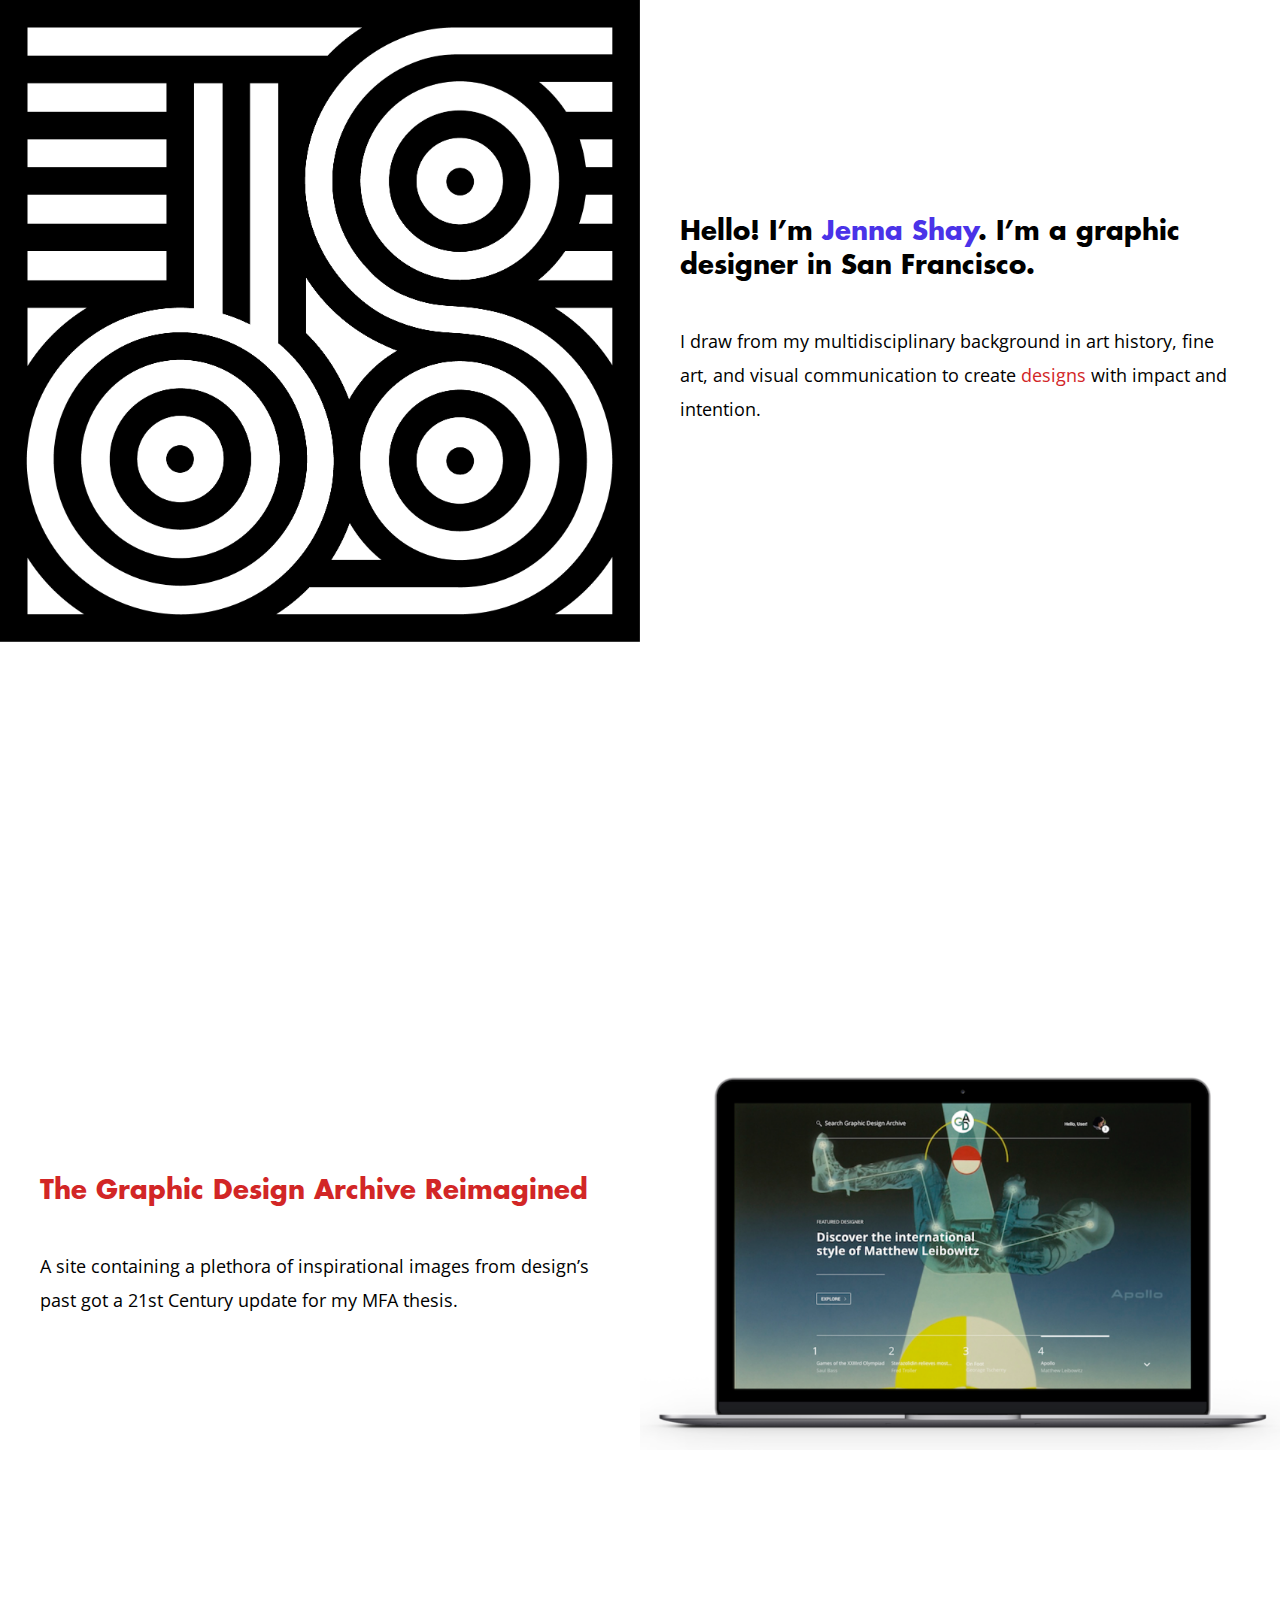
<file: index.html>
<html>
  <head>
    <title>Jenna Shay</title>
    <meta name="viewport" content="width=device-width, initial-scale=1.0" />
    <link rel="shortcut icon" type="image/jpg" href="/favicon.ico" />
    <link rel="preconnect" href="https://fonts.gstatic.com" />
    <link href="https://fonts.googleapis.com/css2?family=Open+Sans&display=swap" rel="stylesheet" />
    <link href="/style.css" rel="stylesheet" />
  </head>
  <body>
    <div class="intro row">
      <div class="column logo-container"><img class="image" src="logo.png" /></div>
      <div class="column center">
        <div class="block">
          <div class="header">
            Hello! I’m <a href="/contact" class="link purple">Jenna Shay</a>. I’m a graphic designer
            in San Francisco.
          </div>
          <div class="subheader">
            I draw from my multidisciplinary background in art history, fine art, and visual
            communication to create <span class="red link designs-link">designs</span> with impact
            and intention.
          </div>
        </div>
      </div>
    </div>

    <div id="designs" class="row">
      <div class="column center">
        <div class="block">
          <a href="gda/" class="link red header">The Graphic Design Archive Reimagined</a>
          <div class="subheader">
            A site containing a plethora of inspirational images from design’s past got a 21st
            Century update for my MFA thesis.
          </div>
        </div>
      </div>
      <div class="column center logo-container">
        <a href="gda/"><img class="image" src="assets/archive-image.png" /></a>
      </div>
    </div>

    <script>
      const designLink = document.querySelector(".designs-link");
      const designSection = document.getElementById("designs");
      designLink.addEventListener("click", () => {
        designSection.scrollIntoView({
          block: "start",
          behavior: "smooth",
        });
      });
    </script>
  </body>
</html>
</file>
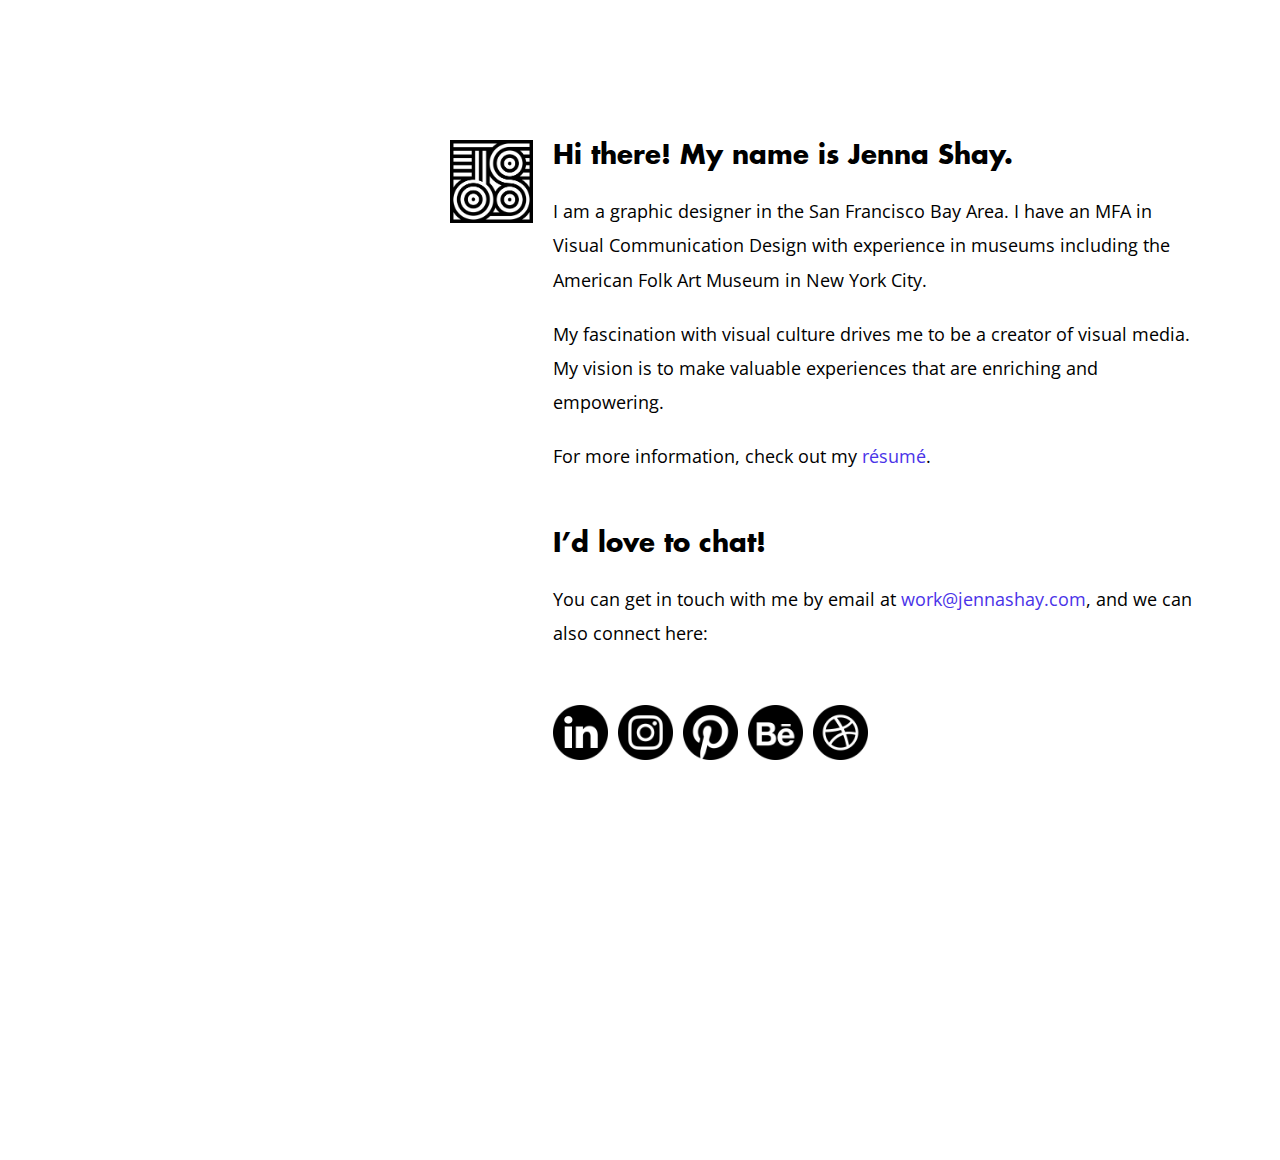
<file: contact/index.html>
<html>
  <head>
    <title>Jenna Shay</title>
    <meta name="viewport" content="width=device-width, initial-scale=1.0" />
    <link rel="shortcut icon" type="image/jpg" href="/favicon.ico" />
    <link rel="preconnect" href="https://fonts.gstatic.com" />
    <link href="https://fonts.googleapis.com/css2?family=Open+Sans&display=swap" rel="stylesheet" />
    <link href="/style.css" rel="stylesheet" />
    <style>
      body {
        margin: 140px 80px;
      }
      .header {
        margin-top: 0px;
      }
      .logo-link {
        display: flex;
        flex-direction: row-reverse;
        margin-right: 20px;
        width: 100%;
      }
      .logo {
        height: 83px;
        width: 83px;
      }
      .socials {
        display: flex;
        flex-direction: row;
      }
      .socials-logo {
        width: 55px;
        height: 55px;
        margin-right: 10px;
      }
      .socials-logo img {
        height: 100%;
        width: auto;
      }
      @media only screen and (max-width: 720px) {
        body {
          margin: 40px;
        }
        .row > * {
          flex-basis: auto;
        }
        .logo-link {
          flex-direction: row;
          margin-bottom: 40px;
        }
        .text-content {
          margin-top: 20px;
        }
      }
      @media only screen and (max-width: 570px) {
        body {
          margin: 20px;
        }
        .logo-link {
          flex-direction: row;
        }
        .socials {
          justify-content: space-between;
        }
        .socials-logo {
          margin-right: 0px;
        }
      }
    </style>
  </head>
  <body>
    <div class="row">
      <div class="logo-link">
        <a href="/"><img class="logo" src="/logo.png" /></a>
      </div>
      <div>
        <div class="header margin-bottom">Hi there! My name is Jenna Shay.</div>
        <div class="margin-bottom">
          I am a graphic designer in the San Francisco Bay Area. I have an MFA in Visual
          Communication Design with experience in museums including the American Folk Art Museum in
          New York City.
        </div>
        <div class="margin-bottom">
          My fascination with visual culture drives me to be a creator of visual media. My vision is
          to make valuable experiences that are enriching and empowering.
        </div>
        <div class="margin-bottom">
          For more information, check out my
          <a href="/JennaShay_Resume.pdf" class="link purple">résumé</a>.
        </div>
        <br />
        <div class="header margin-bottom">I’d love to chat!</div>

        <div class="margin-bottom">
          You can get in touch with me by email at
          <a href="mailto:work@jennashay.com" class="link purple">work@jennashay.com</a>, and we can
          also connect here:
        </div>
        <br />

        <div class="socials">
          <a target="_blank" class="socials-logo" href="https://linkedin.com/in/jenna-shay"
            ><img src="/assets/social/linkedin.png"
          /></a>
          <a target="_blank" class="socials-logo" href="https://instagram.com/jennaportershay"
            ><img src="/assets/social/instagram.png"
          /></a>
          <a target="_blank" class="socials-logo" href="https://pinterest.com/jenna127"
            ><img src="/assets/social/pinterest.png"
          /></a>
          <a target="_blank" class="socials-logo" href="https://behance.net/jennashay"
            ><img src="/assets/social/behance.png"
          /></a>
          <a target="_blank" class="socials-logo" href="https://dribbble.com/JennaShay"
            ><img src="/assets/social/dribble.png"
          /></a>
        </div>
      </div>
    </div>
  </body>
</html>
</file>
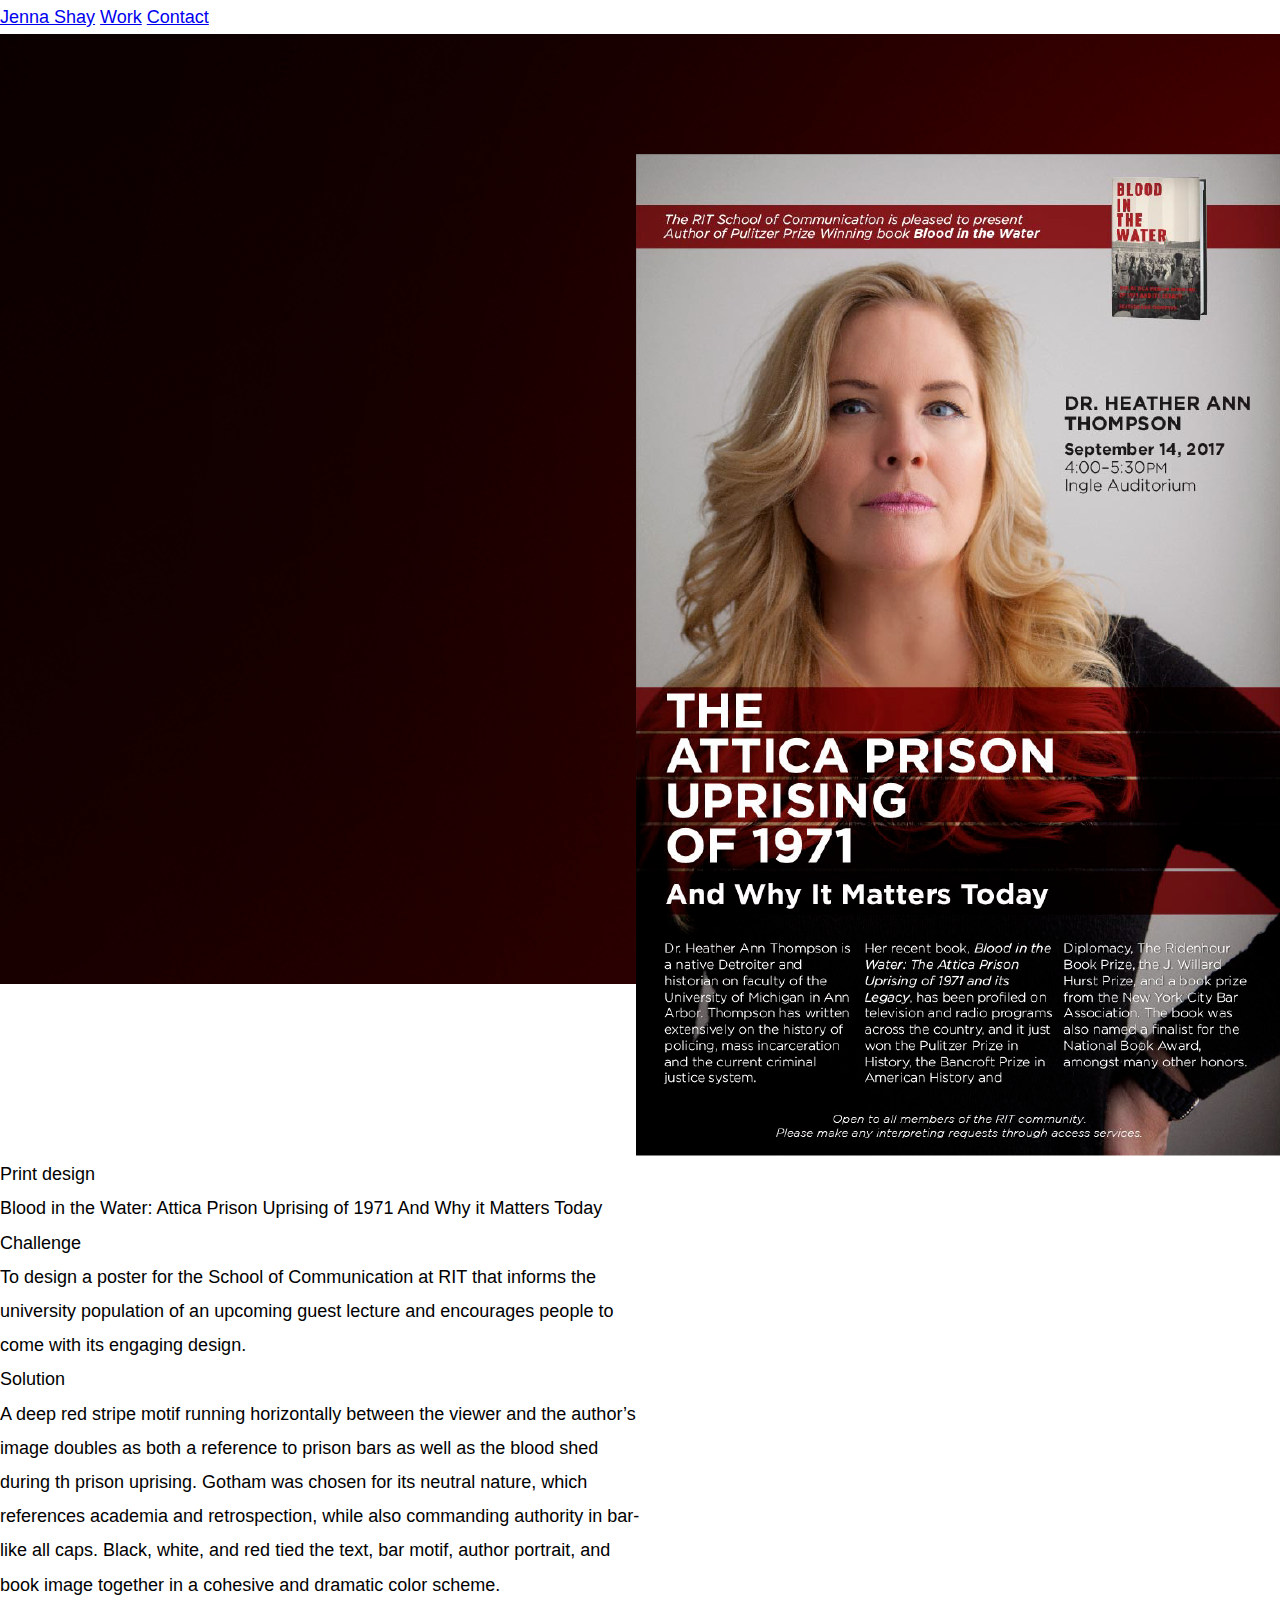
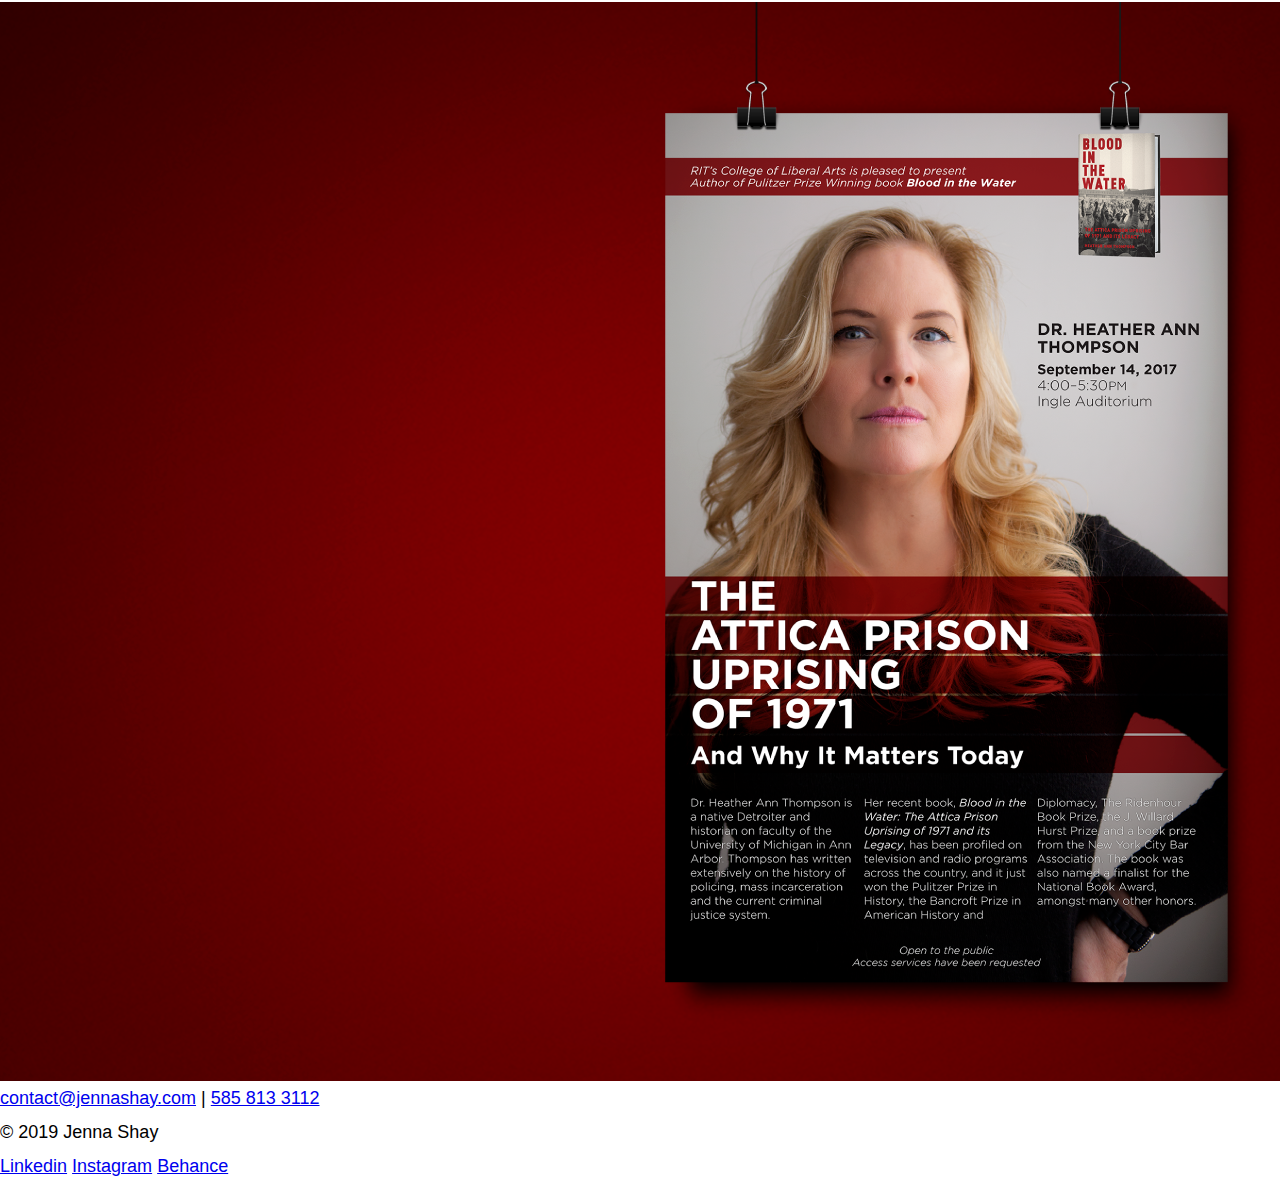
<file: poster/index.html>
<html>
  <head>
    <meta name="viewport" content="width=device-width, initial-scale=1.0">
    <link href="../style.css" rel="stylesheet"></link>
  </head>
  <body id="home">
    <header>
      <div class="max-width">
        <span class="sm-column">
          <a class="content m5" href="/">Jenna Shay</a>
        </span>
        <span class="sm-column">
          <span class="sm-column"><a class="m5" href="/index.html#projects">Work</a></span>
          <span class="sm-column"><a class="m5" href="/contact.html">Contact</a></span>
        </span>
      </div>
    </header>

    <!-- HERO IMAGE -->
    <img class="hero-image fade-in" src="hero-header.png" />

    <!-- ROW CONTENT -->
    <div class="max-width ">
      <div class="content text-content">

        <!-- LEFT COLUMN -->
        <div class="column">

          <div class="m5 bold larger">Print design</div>
          <div class="m5 italics larger mb20">Blood in the Water: Attica Prison Uprising of 1971 And Why it Matters Today</div>
        </div>

        <!-- RIGHT COLUMN -->
        <div class="column">

          <div class="m5 bold">Challenge</div>
          <div class="m5 mb20">
            To design a poster for the School of Communication at RIT that informs the university population of an upcoming guest lecture and encourages people to come with its engaging design.
          </div>

          <div class="m5 bold">Solution</div>
          <div class="m5 mb20">
            A deep red stripe motif running horizontally between the viewer and the author’s image doubles as both a reference to prison bars as well as the blood shed during th prison uprising. Gotham was chosen for its neutral nature, which references academia and retrospection, while also commanding authority in bar-like all caps. Black, white, and red tied the text, bar motif, author portrait, and book image together in a cohesive and dramatic color scheme.
          </div>
        </div>
      </div>
    </div>

    <img class="project" src="detailed.png" />

    <footer>
      <div class="max-width">
        <div class="column mb20">
          <div class="content m5">
            <a href="mailto:contact@jennashay.com" target="_blank">contact@jennashay.com</a> | <a href="tel:585 813 3112">585 813 3112</a>
            <br />© 2019 Jenna Shay</div>
        </div>
        <div class="column">
          <div class="socials">
            <a class="social" href="https://www.linkedin.com/in/jenna-shay/" target="_blank">Linkedin</a>
            <a class="social" href="https://www.instagram.com/groovyjenna2000/" target="_blank">Instagram</a>
            <a class="social" href="https://www.behance.net/jennashay" target="_blank">Behance</a>
          </div>
        </div>
      </div>
    </footer>
  </body>
</html>
</file>
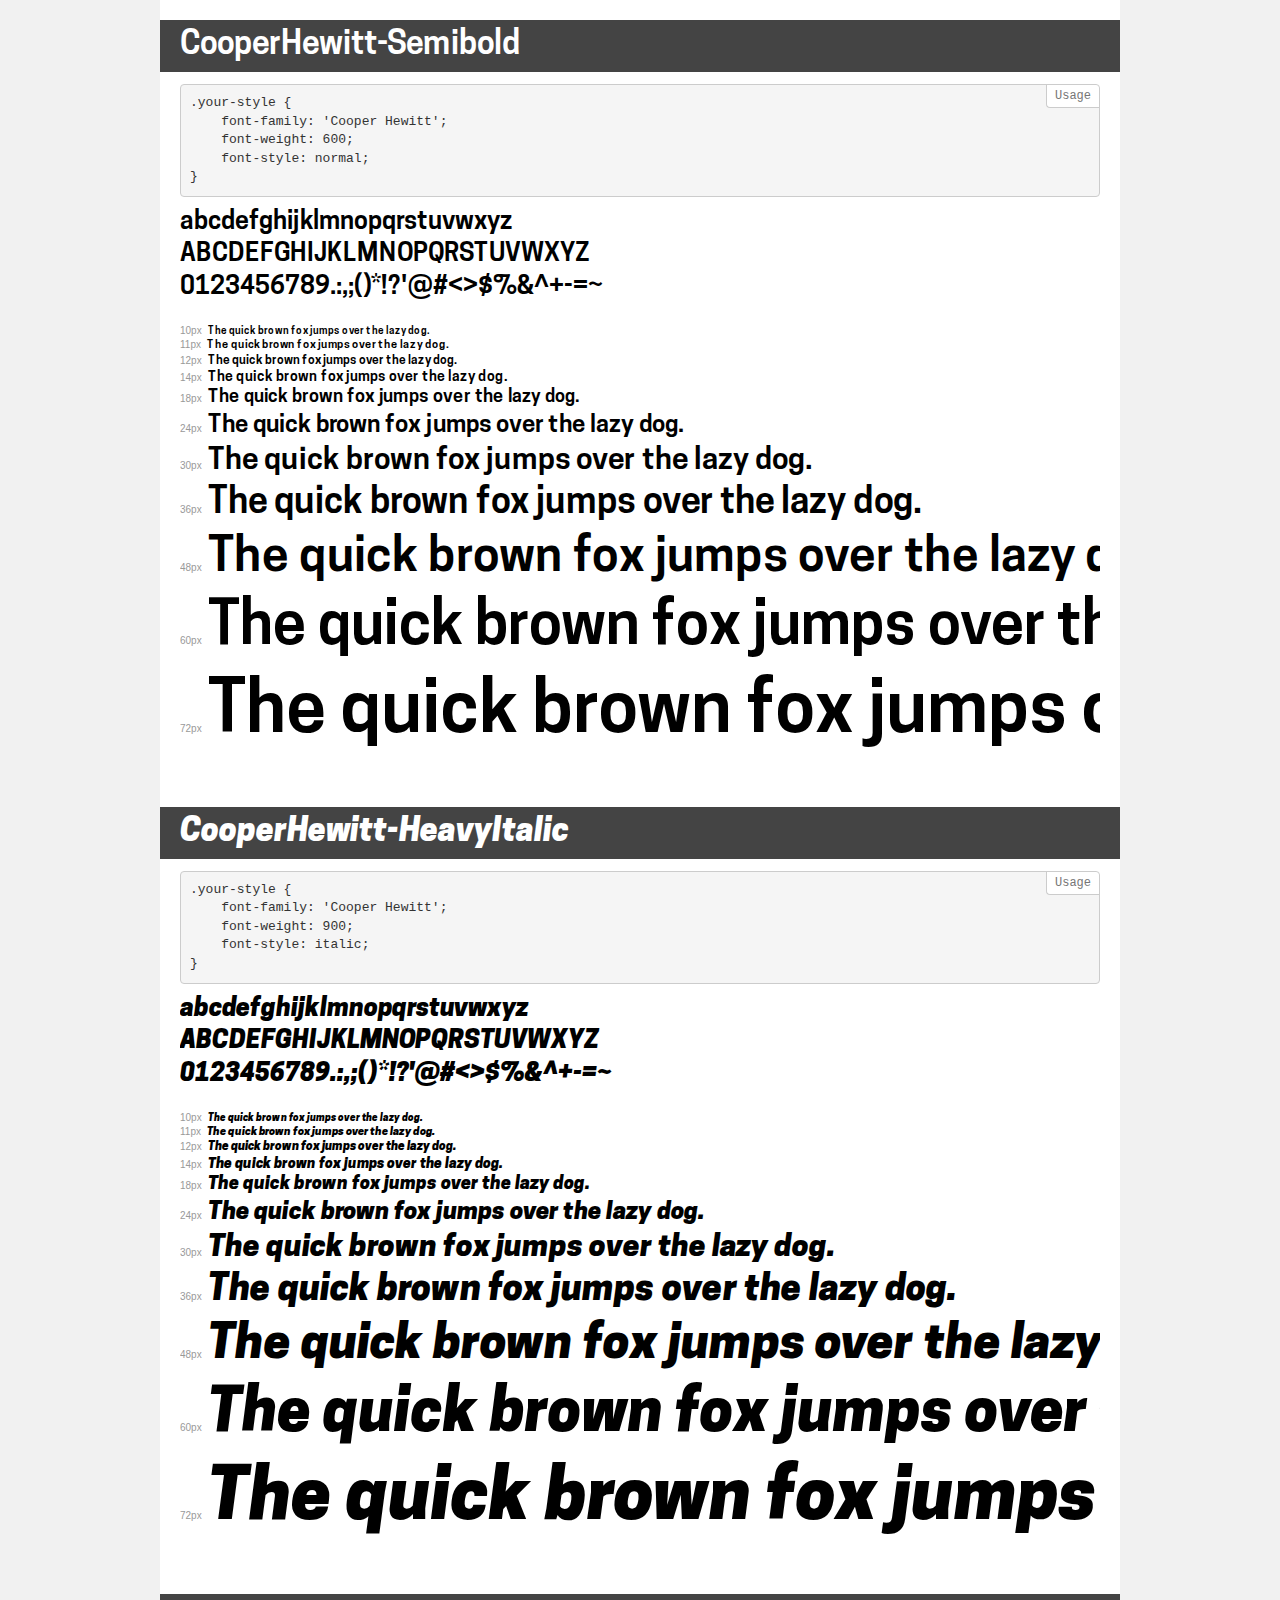
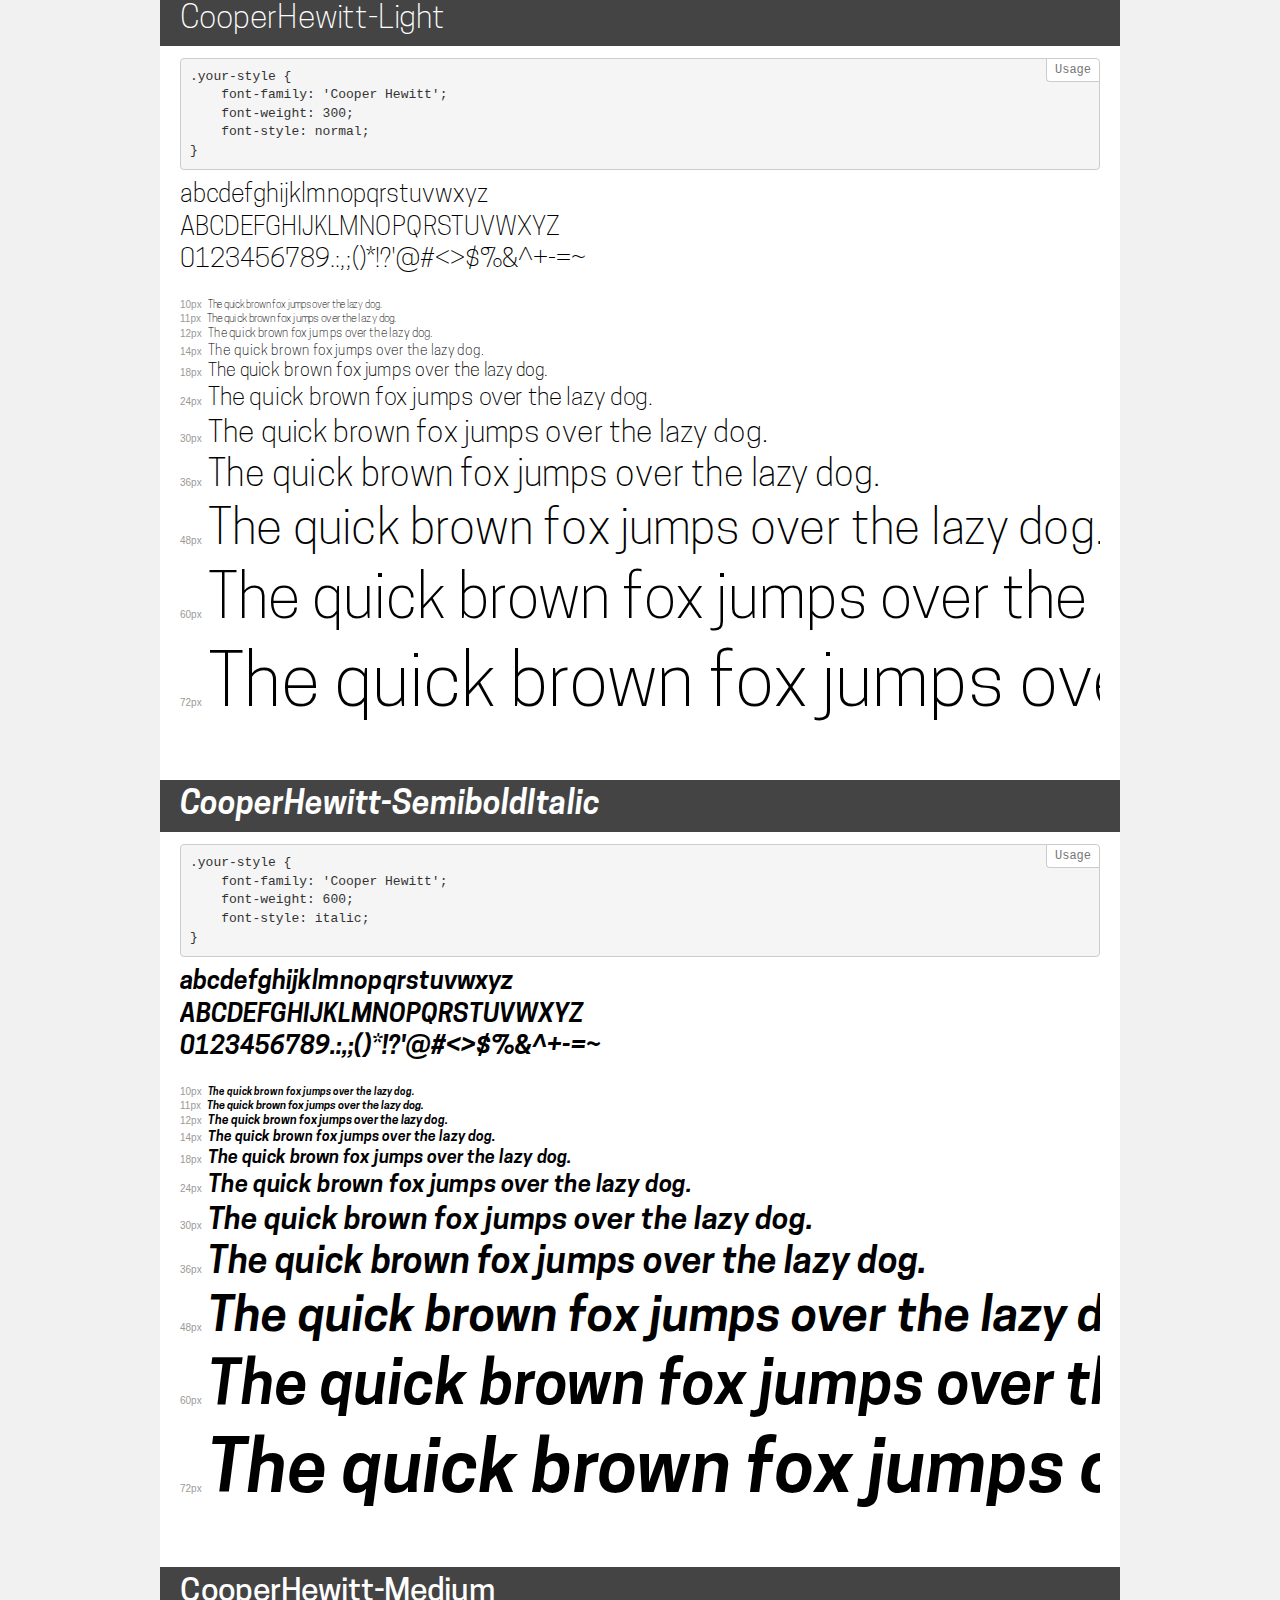
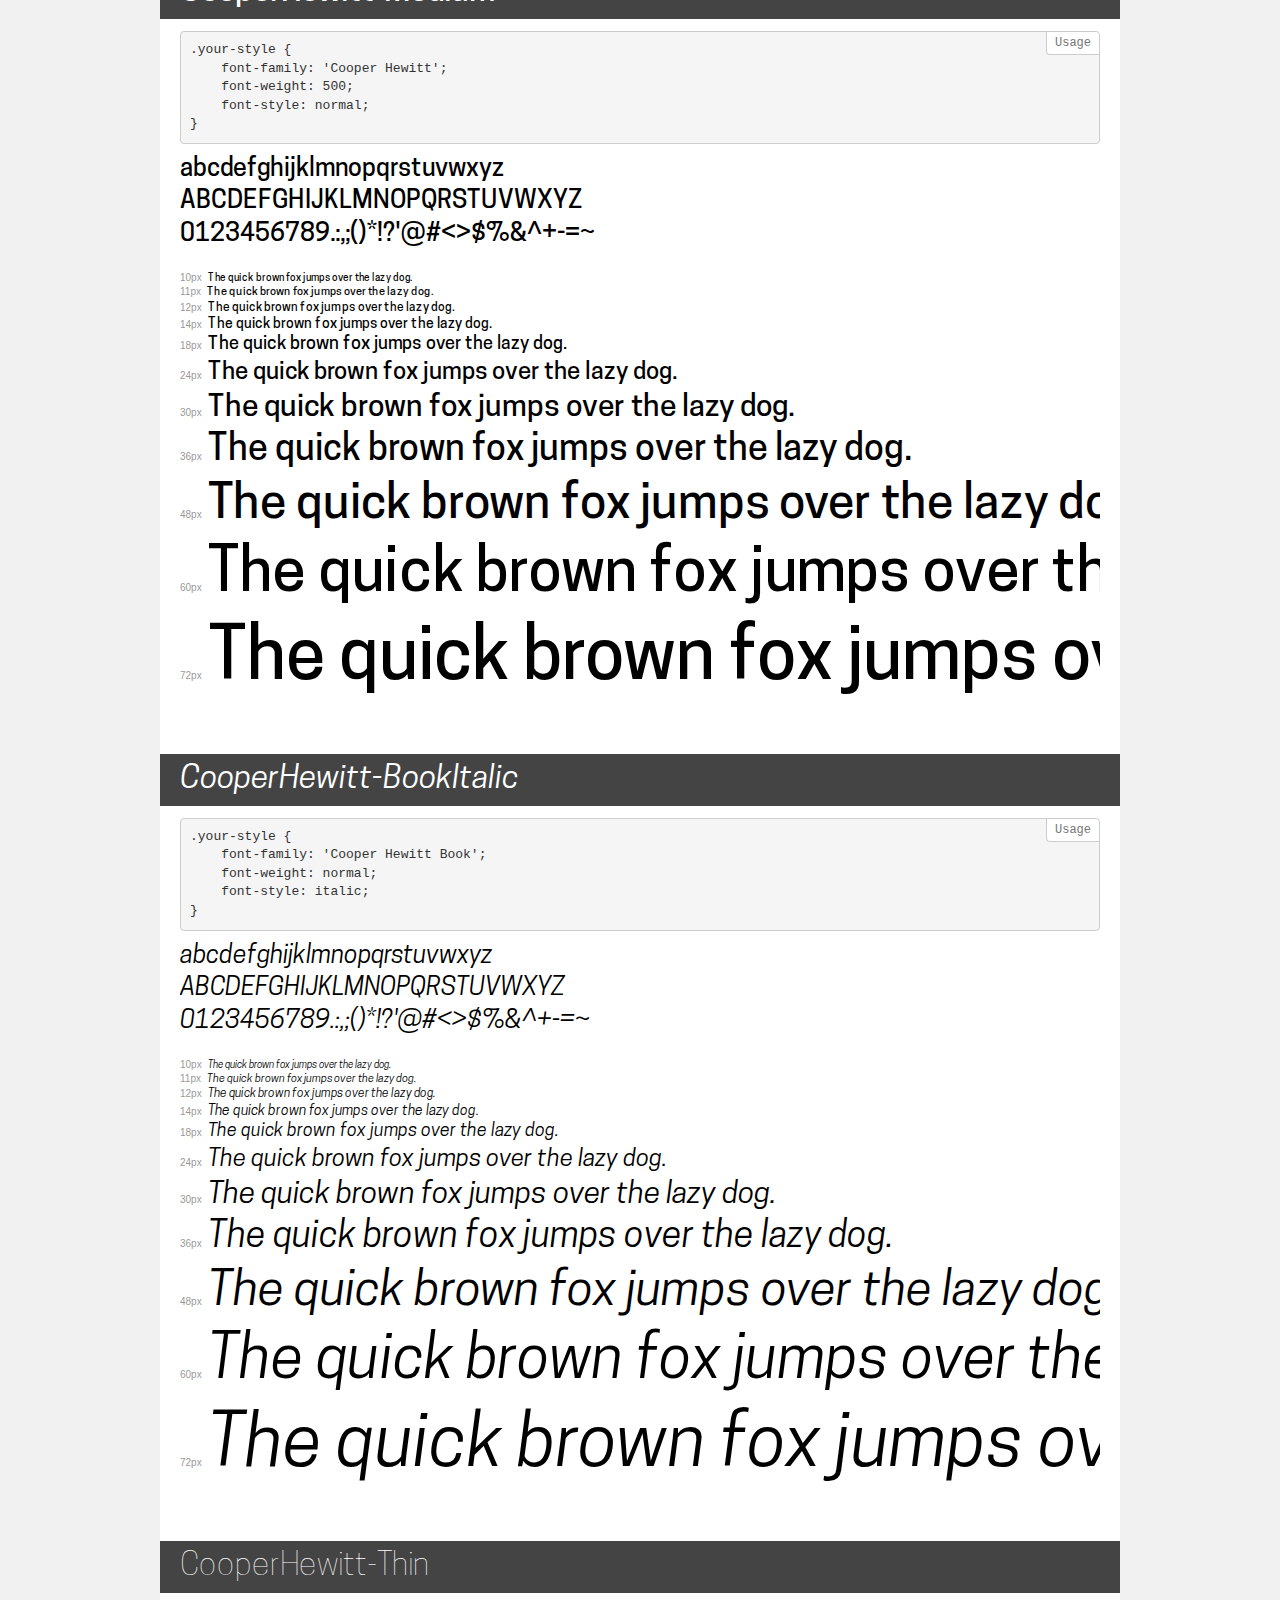
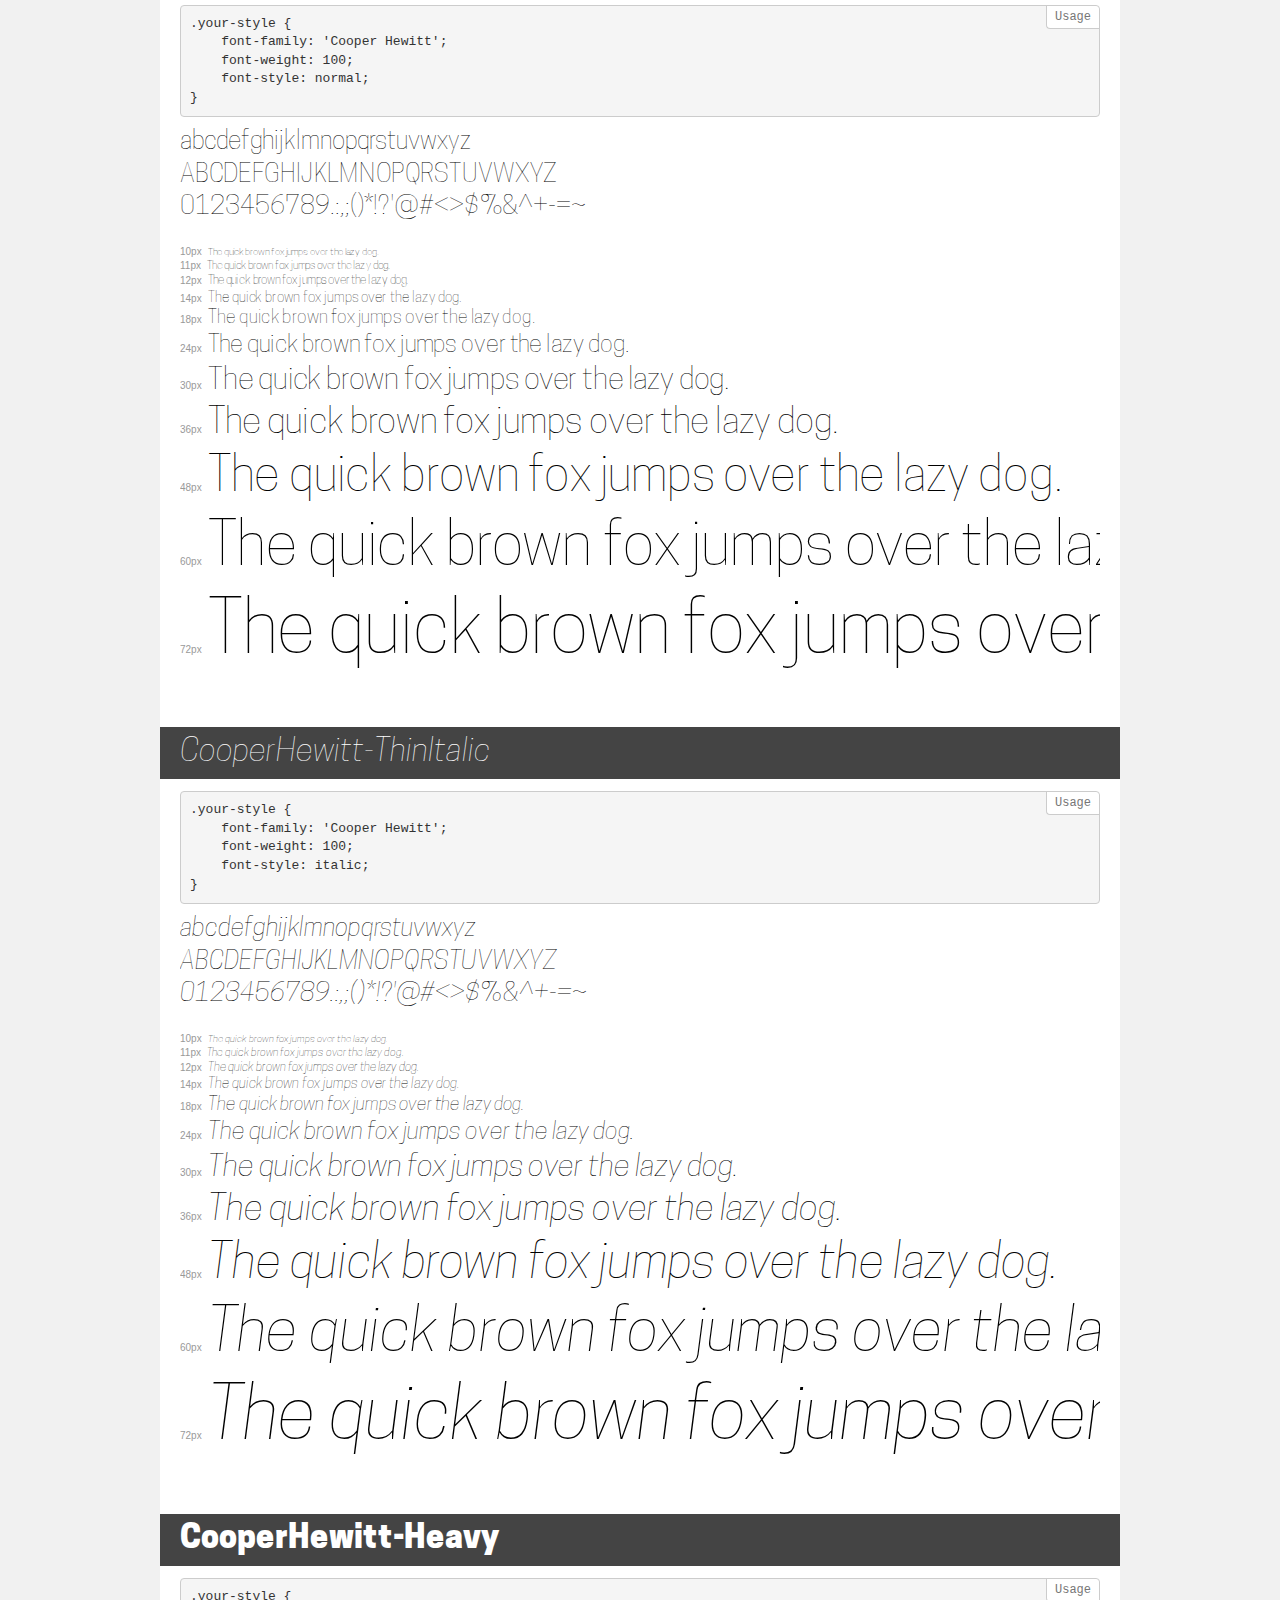
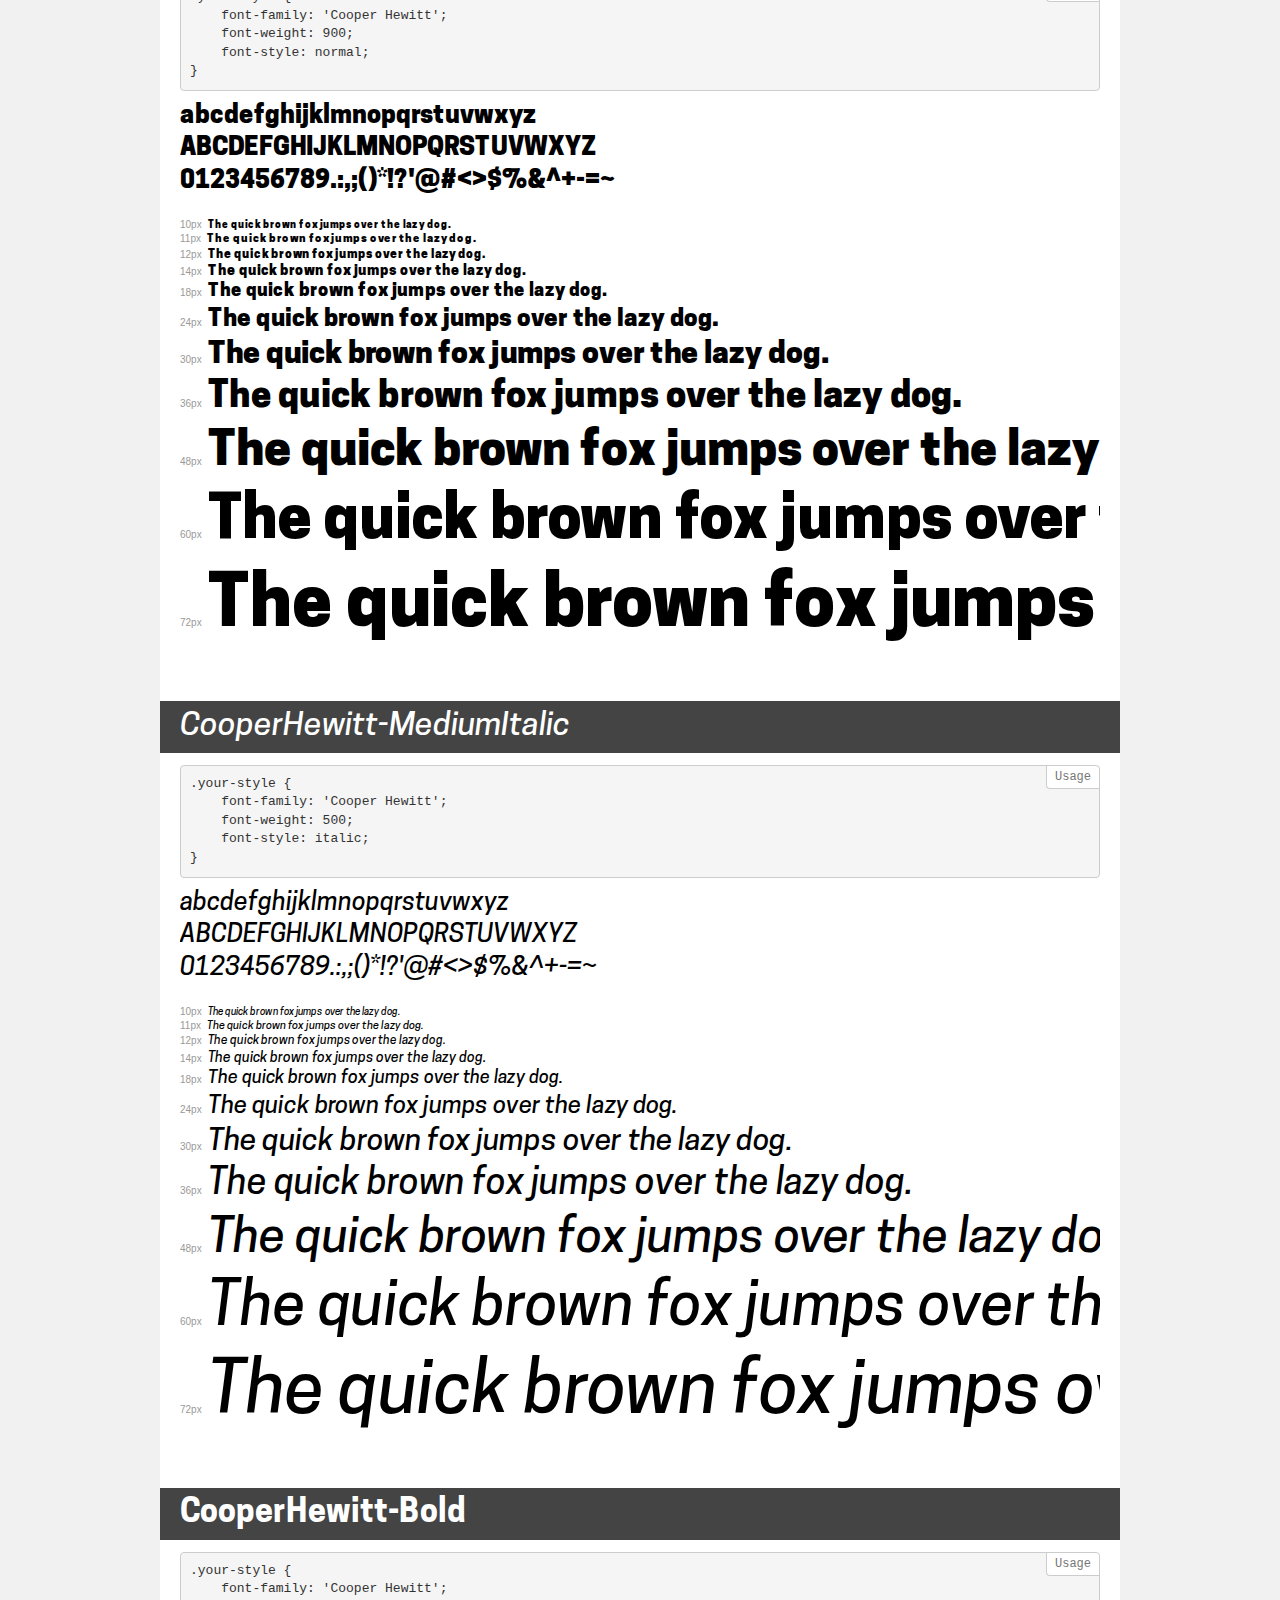
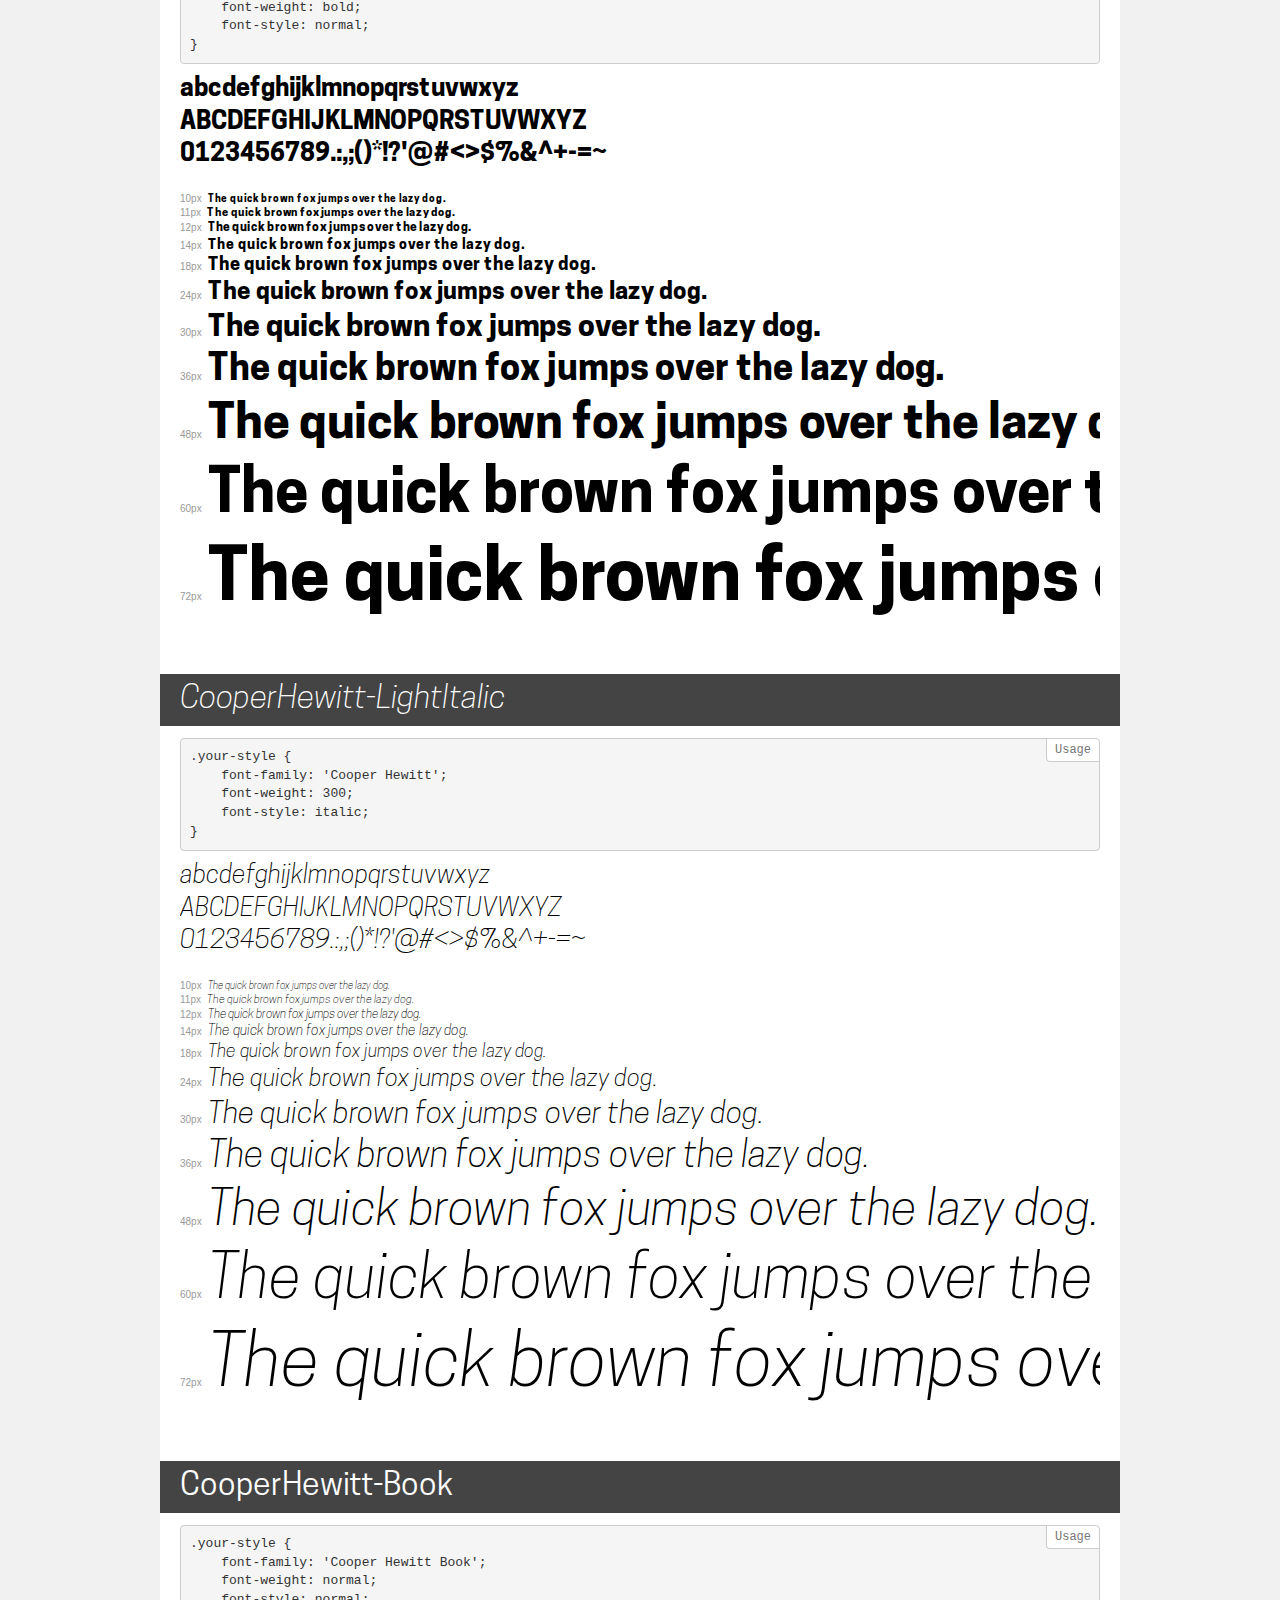
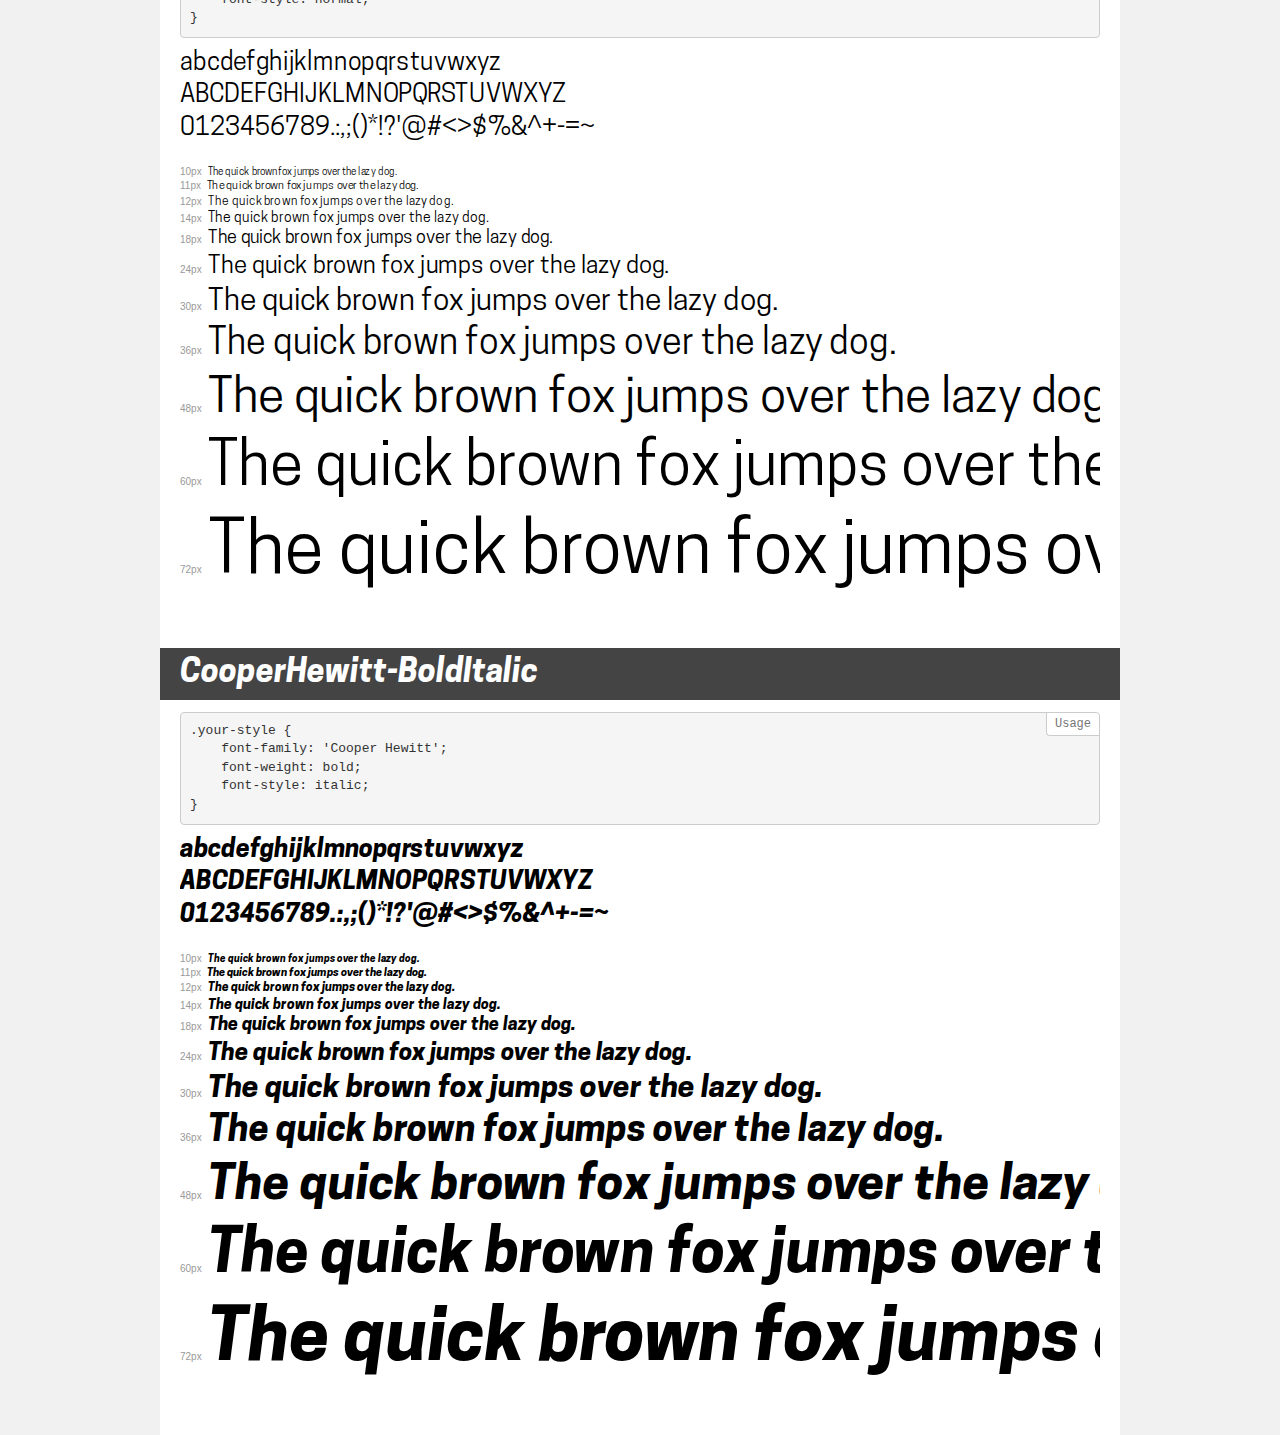
<file: cooperhewitt/demo.html>
<!DOCTYPE html>
<html>
<head>
    <meta charset="utf-8">
    <meta http-equiv="X-UA-Compatible" content="IE=edge">
    <meta name="viewport" content="width=device-width, initial-scale=1">
    <meta name="robots" content="noindex, noarchive">
    <meta name="format-detection" content="telephone=no">
    <title>Transfonter demo</title>
    <link href="stylesheet.css" rel="stylesheet">
    <style>
        /*
        http://meyerweb.com/eric/tools/css/reset/
        v2.0 | 20110126
        License: none (public domain)
        */
        html, body, div, span, applet, object, iframe,
        h1, h2, h3, h4, h5, h6, p, blockquote, pre,
        a, abbr, acronym, address, big, cite, code,
        del, dfn, em, img, ins, kbd, q, s, samp,
        small, strike, strong, sub, sup, tt, var,
        b, u, i, center,
        dl, dt, dd, ol, ul, li,
        fieldset, form, label, legend,
        table, caption, tbody, tfoot, thead, tr, th, td,
        article, aside, canvas, details, embed,
        figure, figcaption, footer, header, hgroup,
        menu, nav, output, ruby, section, summary,
        time, mark, audio, video {
            margin: 0;
            padding: 0;
            border: 0;
            font-size: 100%;
            font: inherit;
            vertical-align: baseline;
        }
        /* HTML5 display-role reset for older browsers */
        article, aside, details, figcaption, figure,
        footer, header, hgroup, menu, nav, section {
            display: block;
        }
        body {
            line-height: 1;
        }
        ol, ul {
            list-style: none;
        }
        blockquote, q {
            quotes: none;
        }
        blockquote:before, blockquote:after,
        q:before, q:after {
            content: '';
            content: none;
        }
        table {
            border-collapse: collapse;
            border-spacing: 0;
        }
        /* common styles */
        body {
            background: #f1f1f1;
            color: #000;
        }
        .page {
            background: #fff;
            width: 920px;
            margin: 0 auto;
            padding: 20px 20px 0 20px;
            overflow: hidden;
        }
        .font-container {
            overflow-x: auto;
            overflow-y: hidden;
            margin-bottom: 40px;
            line-height: 1.3;
            white-space: nowrap;
            padding-bottom: 5px;
        }
        h1 {
            position: relative;
            background: #444;
            font-size: 32px;
            color: #fff;
            padding: 10px 20px;
            margin: 0 -20px 12px -20px;
        }
        .letters {
            font-size: 25px;
            margin-bottom: 20px;
        }
        .s10:before {
            content: '10px';
        }
        .s11:before {
            content: '11px';
        }
        .s12:before {
            content: '12px';
        }
        .s14:before {
            content: '14px';
        }
        .s18:before {
            content: '18px';
        }
        .s24:before {
            content: '24px';
        }
        .s30:before {
            content: '30px';
        }
        .s36:before {
            content: '36px';
        }
        .s48:before {
            content: '48px';
        }
        .s60:before {
            content: '60px';
        }
        .s72:before {
            content: '72px';
        }
        .s10:before, .s11:before, .s12:before, .s14:before,
        .s18:before, .s24:before, .s30:before, .s36:before,
        .s48:before, .s60:before, .s72:before {
            font-family: Arial, sans-serif;
            font-size: 10px;
            font-weight: normal;
            font-style: normal;
            color: #999;
            padding-right: 6px;
        }
        pre {
            display: block;
            position: relative;
            padding: 9px;
            margin: 0 0 10px;
            font-family: Monaco, Menlo, Consolas, "Courier New", monospace !important;
            font-size: 13px;
            line-height: 1.428571429;
            color: #333;
            font-weight: normal !important;
            font-style: normal !important;
            background-color: #f5f5f5;
            border: 1px solid #ccc;
            overflow-x: auto;
            border-radius: 4px;
        }
        pre:after {
            display: block;
            position: absolute;
            right: 0;
            top: 0;
            content: 'Usage';
            line-height: 1;
            padding: 5px 8px;
            font-size: 12px;
            color: #767676;
            background-color: #fff;
            border: 1px solid #ccc;
            border-right: none;
            border-top: none;
            border-radius: 0 4px 0 4px;
            z-index: 10;
        }
        /* responsive */
        @media (max-width: 959px) {
            .page {
                width: auto;
                margin: 0;
            }
        }
    </style>
</head>
<body>
<div class="page">
    <div class="demo" style="font-family: 'Cooper Hewitt'; font-weight: 600; font-style: normal;">
        <h1>CooperHewitt-Semibold</h1>
        <pre>.your-style {
    font-family: 'Cooper Hewitt';
    font-weight: 600;
    font-style: normal;
}</pre>
        <div class="font-container">
            <p class="letters">
                abcdefghijklmnopqrstuvwxyz<br>
ABCDEFGHIJKLMNOPQRSTUVWXYZ<br>
                0123456789.:,;()*!?'@#<>$%&^+-=~
            </p>
            <p class="s10" style="font-size: 10px;">The quick brown fox jumps over the lazy dog.</p>
            <p class="s11" style="font-size: 11px;">The quick brown fox jumps over the lazy dog.</p>
            <p class="s12" style="font-size: 12px;">The quick brown fox jumps over the lazy dog.</p>
            <p class="s14" style="font-size: 14px;">The quick brown fox jumps over the lazy dog.</p>
            <p class="s18" style="font-size: 18px;">The quick brown fox jumps over the lazy dog.</p>
            <p class="s24" style="font-size: 24px;">The quick brown fox jumps over the lazy dog.</p>
            <p class="s30" style="font-size: 30px;">The quick brown fox jumps over the lazy dog.</p>
            <p class="s36" style="font-size: 36px;">The quick brown fox jumps over the lazy dog.</p>
            <p class="s48" style="font-size: 48px;">The quick brown fox jumps over the lazy dog.</p>
            <p class="s60" style="font-size: 60px;">The quick brown fox jumps over the lazy dog.</p>
            <p class="s72" style="font-size: 72px;">The quick brown fox jumps over the lazy dog.</p>
        </div>
    </div>
    <div class="demo" style="font-family: 'Cooper Hewitt'; font-weight: 900; font-style: italic;">
        <h1>CooperHewitt-HeavyItalic</h1>
        <pre>.your-style {
    font-family: 'Cooper Hewitt';
    font-weight: 900;
    font-style: italic;
}</pre>
        <div class="font-container">
            <p class="letters">
                abcdefghijklmnopqrstuvwxyz<br>
ABCDEFGHIJKLMNOPQRSTUVWXYZ<br>
                0123456789.:,;()*!?'@#<>$%&^+-=~
            </p>
            <p class="s10" style="font-size: 10px;">The quick brown fox jumps over the lazy dog.</p>
            <p class="s11" style="font-size: 11px;">The quick brown fox jumps over the lazy dog.</p>
            <p class="s12" style="font-size: 12px;">The quick brown fox jumps over the lazy dog.</p>
            <p class="s14" style="font-size: 14px;">The quick brown fox jumps over the lazy dog.</p>
            <p class="s18" style="font-size: 18px;">The quick brown fox jumps over the lazy dog.</p>
            <p class="s24" style="font-size: 24px;">The quick brown fox jumps over the lazy dog.</p>
            <p class="s30" style="font-size: 30px;">The quick brown fox jumps over the lazy dog.</p>
            <p class="s36" style="font-size: 36px;">The quick brown fox jumps over the lazy dog.</p>
            <p class="s48" style="font-size: 48px;">The quick brown fox jumps over the lazy dog.</p>
            <p class="s60" style="font-size: 60px;">The quick brown fox jumps over the lazy dog.</p>
            <p class="s72" style="font-size: 72px;">The quick brown fox jumps over the lazy dog.</p>
        </div>
    </div>
    <div class="demo" style="font-family: 'Cooper Hewitt'; font-weight: 300; font-style: normal;">
        <h1>CooperHewitt-Light</h1>
        <pre>.your-style {
    font-family: 'Cooper Hewitt';
    font-weight: 300;
    font-style: normal;
}</pre>
        <div class="font-container">
            <p class="letters">
                abcdefghijklmnopqrstuvwxyz<br>
ABCDEFGHIJKLMNOPQRSTUVWXYZ<br>
                0123456789.:,;()*!?'@#<>$%&^+-=~
            </p>
            <p class="s10" style="font-size: 10px;">The quick brown fox jumps over the lazy dog.</p>
            <p class="s11" style="font-size: 11px;">The quick brown fox jumps over the lazy dog.</p>
            <p class="s12" style="font-size: 12px;">The quick brown fox jumps over the lazy dog.</p>
            <p class="s14" style="font-size: 14px;">The quick brown fox jumps over the lazy dog.</p>
            <p class="s18" style="font-size: 18px;">The quick brown fox jumps over the lazy dog.</p>
            <p class="s24" style="font-size: 24px;">The quick brown fox jumps over the lazy dog.</p>
            <p class="s30" style="font-size: 30px;">The quick brown fox jumps over the lazy dog.</p>
            <p class="s36" style="font-size: 36px;">The quick brown fox jumps over the lazy dog.</p>
            <p class="s48" style="font-size: 48px;">The quick brown fox jumps over the lazy dog.</p>
            <p class="s60" style="font-size: 60px;">The quick brown fox jumps over the lazy dog.</p>
            <p class="s72" style="font-size: 72px;">The quick brown fox jumps over the lazy dog.</p>
        </div>
    </div>
    <div class="demo" style="font-family: 'Cooper Hewitt'; font-weight: 600; font-style: italic;">
        <h1>CooperHewitt-SemiboldItalic</h1>
        <pre>.your-style {
    font-family: 'Cooper Hewitt';
    font-weight: 600;
    font-style: italic;
}</pre>
        <div class="font-container">
            <p class="letters">
                abcdefghijklmnopqrstuvwxyz<br>
ABCDEFGHIJKLMNOPQRSTUVWXYZ<br>
                0123456789.:,;()*!?'@#<>$%&^+-=~
            </p>
            <p class="s10" style="font-size: 10px;">The quick brown fox jumps over the lazy dog.</p>
            <p class="s11" style="font-size: 11px;">The quick brown fox jumps over the lazy dog.</p>
            <p class="s12" style="font-size: 12px;">The quick brown fox jumps over the lazy dog.</p>
            <p class="s14" style="font-size: 14px;">The quick brown fox jumps over the lazy dog.</p>
            <p class="s18" style="font-size: 18px;">The quick brown fox jumps over the lazy dog.</p>
            <p class="s24" style="font-size: 24px;">The quick brown fox jumps over the lazy dog.</p>
            <p class="s30" style="font-size: 30px;">The quick brown fox jumps over the lazy dog.</p>
            <p class="s36" style="font-size: 36px;">The quick brown fox jumps over the lazy dog.</p>
            <p class="s48" style="font-size: 48px;">The quick brown fox jumps over the lazy dog.</p>
            <p class="s60" style="font-size: 60px;">The quick brown fox jumps over the lazy dog.</p>
            <p class="s72" style="font-size: 72px;">The quick brown fox jumps over the lazy dog.</p>
        </div>
    </div>
    <div class="demo" style="font-family: 'Cooper Hewitt'; font-weight: 500; font-style: normal;">
        <h1>CooperHewitt-Medium</h1>
        <pre>.your-style {
    font-family: 'Cooper Hewitt';
    font-weight: 500;
    font-style: normal;
}</pre>
        <div class="font-container">
            <p class="letters">
                abcdefghijklmnopqrstuvwxyz<br>
ABCDEFGHIJKLMNOPQRSTUVWXYZ<br>
                0123456789.:,;()*!?'@#<>$%&^+-=~
            </p>
            <p class="s10" style="font-size: 10px;">The quick brown fox jumps over the lazy dog.</p>
            <p class="s11" style="font-size: 11px;">The quick brown fox jumps over the lazy dog.</p>
            <p class="s12" style="font-size: 12px;">The quick brown fox jumps over the lazy dog.</p>
            <p class="s14" style="font-size: 14px;">The quick brown fox jumps over the lazy dog.</p>
            <p class="s18" style="font-size: 18px;">The quick brown fox jumps over the lazy dog.</p>
            <p class="s24" style="font-size: 24px;">The quick brown fox jumps over the lazy dog.</p>
            <p class="s30" style="font-size: 30px;">The quick brown fox jumps over the lazy dog.</p>
            <p class="s36" style="font-size: 36px;">The quick brown fox jumps over the lazy dog.</p>
            <p class="s48" style="font-size: 48px;">The quick brown fox jumps over the lazy dog.</p>
            <p class="s60" style="font-size: 60px;">The quick brown fox jumps over the lazy dog.</p>
            <p class="s72" style="font-size: 72px;">The quick brown fox jumps over the lazy dog.</p>
        </div>
    </div>
    <div class="demo" style="font-family: 'Cooper Hewitt Book'; font-weight: normal; font-style: italic;">
        <h1>CooperHewitt-BookItalic</h1>
        <pre>.your-style {
    font-family: 'Cooper Hewitt Book';
    font-weight: normal;
    font-style: italic;
}</pre>
        <div class="font-container">
            <p class="letters">
                abcdefghijklmnopqrstuvwxyz<br>
ABCDEFGHIJKLMNOPQRSTUVWXYZ<br>
                0123456789.:,;()*!?'@#<>$%&^+-=~
            </p>
            <p class="s10" style="font-size: 10px;">The quick brown fox jumps over the lazy dog.</p>
            <p class="s11" style="font-size: 11px;">The quick brown fox jumps over the lazy dog.</p>
            <p class="s12" style="font-size: 12px;">The quick brown fox jumps over the lazy dog.</p>
            <p class="s14" style="font-size: 14px;">The quick brown fox jumps over the lazy dog.</p>
            <p class="s18" style="font-size: 18px;">The quick brown fox jumps over the lazy dog.</p>
            <p class="s24" style="font-size: 24px;">The quick brown fox jumps over the lazy dog.</p>
            <p class="s30" style="font-size: 30px;">The quick brown fox jumps over the lazy dog.</p>
            <p class="s36" style="font-size: 36px;">The quick brown fox jumps over the lazy dog.</p>
            <p class="s48" style="font-size: 48px;">The quick brown fox jumps over the lazy dog.</p>
            <p class="s60" style="font-size: 60px;">The quick brown fox jumps over the lazy dog.</p>
            <p class="s72" style="font-size: 72px;">The quick brown fox jumps over the lazy dog.</p>
        </div>
    </div>
    <div class="demo" style="font-family: 'Cooper Hewitt'; font-weight: 100; font-style: normal;">
        <h1>CooperHewitt-Thin</h1>
        <pre>.your-style {
    font-family: 'Cooper Hewitt';
    font-weight: 100;
    font-style: normal;
}</pre>
        <div class="font-container">
            <p class="letters">
                abcdefghijklmnopqrstuvwxyz<br>
ABCDEFGHIJKLMNOPQRSTUVWXYZ<br>
                0123456789.:,;()*!?'@#<>$%&^+-=~
            </p>
            <p class="s10" style="font-size: 10px;">The quick brown fox jumps over the lazy dog.</p>
            <p class="s11" style="font-size: 11px;">The quick brown fox jumps over the lazy dog.</p>
            <p class="s12" style="font-size: 12px;">The quick brown fox jumps over the lazy dog.</p>
            <p class="s14" style="font-size: 14px;">The quick brown fox jumps over the lazy dog.</p>
            <p class="s18" style="font-size: 18px;">The quick brown fox jumps over the lazy dog.</p>
            <p class="s24" style="font-size: 24px;">The quick brown fox jumps over the lazy dog.</p>
            <p class="s30" style="font-size: 30px;">The quick brown fox jumps over the lazy dog.</p>
            <p class="s36" style="font-size: 36px;">The quick brown fox jumps over the lazy dog.</p>
            <p class="s48" style="font-size: 48px;">The quick brown fox jumps over the lazy dog.</p>
            <p class="s60" style="font-size: 60px;">The quick brown fox jumps over the lazy dog.</p>
            <p class="s72" style="font-size: 72px;">The quick brown fox jumps over the lazy dog.</p>
        </div>
    </div>
    <div class="demo" style="font-family: 'Cooper Hewitt'; font-weight: 100; font-style: italic;">
        <h1>CooperHewitt-ThinItalic</h1>
        <pre>.your-style {
    font-family: 'Cooper Hewitt';
    font-weight: 100;
    font-style: italic;
}</pre>
        <div class="font-container">
            <p class="letters">
                abcdefghijklmnopqrstuvwxyz<br>
ABCDEFGHIJKLMNOPQRSTUVWXYZ<br>
                0123456789.:,;()*!?'@#<>$%&^+-=~
            </p>
            <p class="s10" style="font-size: 10px;">The quick brown fox jumps over the lazy dog.</p>
            <p class="s11" style="font-size: 11px;">The quick brown fox jumps over the lazy dog.</p>
            <p class="s12" style="font-size: 12px;">The quick brown fox jumps over the lazy dog.</p>
            <p class="s14" style="font-size: 14px;">The quick brown fox jumps over the lazy dog.</p>
            <p class="s18" style="font-size: 18px;">The quick brown fox jumps over the lazy dog.</p>
            <p class="s24" style="font-size: 24px;">The quick brown fox jumps over the lazy dog.</p>
            <p class="s30" style="font-size: 30px;">The quick brown fox jumps over the lazy dog.</p>
            <p class="s36" style="font-size: 36px;">The quick brown fox jumps over the lazy dog.</p>
            <p class="s48" style="font-size: 48px;">The quick brown fox jumps over the lazy dog.</p>
            <p class="s60" style="font-size: 60px;">The quick brown fox jumps over the lazy dog.</p>
            <p class="s72" style="font-size: 72px;">The quick brown fox jumps over the lazy dog.</p>
        </div>
    </div>
    <div class="demo" style="font-family: 'Cooper Hewitt'; font-weight: 900; font-style: normal;">
        <h1>CooperHewitt-Heavy</h1>
        <pre>.your-style {
    font-family: 'Cooper Hewitt';
    font-weight: 900;
    font-style: normal;
}</pre>
        <div class="font-container">
            <p class="letters">
                abcdefghijklmnopqrstuvwxyz<br>
ABCDEFGHIJKLMNOPQRSTUVWXYZ<br>
                0123456789.:,;()*!?'@#<>$%&^+-=~
            </p>
            <p class="s10" style="font-size: 10px;">The quick brown fox jumps over the lazy dog.</p>
            <p class="s11" style="font-size: 11px;">The quick brown fox jumps over the lazy dog.</p>
            <p class="s12" style="font-size: 12px;">The quick brown fox jumps over the lazy dog.</p>
            <p class="s14" style="font-size: 14px;">The quick brown fox jumps over the lazy dog.</p>
            <p class="s18" style="font-size: 18px;">The quick brown fox jumps over the lazy dog.</p>
            <p class="s24" style="font-size: 24px;">The quick brown fox jumps over the lazy dog.</p>
            <p class="s30" style="font-size: 30px;">The quick brown fox jumps over the lazy dog.</p>
            <p class="s36" style="font-size: 36px;">The quick brown fox jumps over the lazy dog.</p>
            <p class="s48" style="font-size: 48px;">The quick brown fox jumps over the lazy dog.</p>
            <p class="s60" style="font-size: 60px;">The quick brown fox jumps over the lazy dog.</p>
            <p class="s72" style="font-size: 72px;">The quick brown fox jumps over the lazy dog.</p>
        </div>
    </div>
    <div class="demo" style="font-family: 'Cooper Hewitt'; font-weight: 500; font-style: italic;">
        <h1>CooperHewitt-MediumItalic</h1>
        <pre>.your-style {
    font-family: 'Cooper Hewitt';
    font-weight: 500;
    font-style: italic;
}</pre>
        <div class="font-container">
            <p class="letters">
                abcdefghijklmnopqrstuvwxyz<br>
ABCDEFGHIJKLMNOPQRSTUVWXYZ<br>
                0123456789.:,;()*!?'@#<>$%&^+-=~
            </p>
            <p class="s10" style="font-size: 10px;">The quick brown fox jumps over the lazy dog.</p>
            <p class="s11" style="font-size: 11px;">The quick brown fox jumps over the lazy dog.</p>
            <p class="s12" style="font-size: 12px;">The quick brown fox jumps over the lazy dog.</p>
            <p class="s14" style="font-size: 14px;">The quick brown fox jumps over the lazy dog.</p>
            <p class="s18" style="font-size: 18px;">The quick brown fox jumps over the lazy dog.</p>
            <p class="s24" style="font-size: 24px;">The quick brown fox jumps over the lazy dog.</p>
            <p class="s30" style="font-size: 30px;">The quick brown fox jumps over the lazy dog.</p>
            <p class="s36" style="font-size: 36px;">The quick brown fox jumps over the lazy dog.</p>
            <p class="s48" style="font-size: 48px;">The quick brown fox jumps over the lazy dog.</p>
            <p class="s60" style="font-size: 60px;">The quick brown fox jumps over the lazy dog.</p>
            <p class="s72" style="font-size: 72px;">The quick brown fox jumps over the lazy dog.</p>
        </div>
    </div>
    <div class="demo" style="font-family: 'Cooper Hewitt'; font-weight: bold; font-style: normal;">
        <h1>CooperHewitt-Bold</h1>
        <pre>.your-style {
    font-family: 'Cooper Hewitt';
    font-weight: bold;
    font-style: normal;
}</pre>
        <div class="font-container">
            <p class="letters">
                abcdefghijklmnopqrstuvwxyz<br>
ABCDEFGHIJKLMNOPQRSTUVWXYZ<br>
                0123456789.:,;()*!?'@#<>$%&^+-=~
            </p>
            <p class="s10" style="font-size: 10px;">The quick brown fox jumps over the lazy dog.</p>
            <p class="s11" style="font-size: 11px;">The quick brown fox jumps over the lazy dog.</p>
            <p class="s12" style="font-size: 12px;">The quick brown fox jumps over the lazy dog.</p>
            <p class="s14" style="font-size: 14px;">The quick brown fox jumps over the lazy dog.</p>
            <p class="s18" style="font-size: 18px;">The quick brown fox jumps over the lazy dog.</p>
            <p class="s24" style="font-size: 24px;">The quick brown fox jumps over the lazy dog.</p>
            <p class="s30" style="font-size: 30px;">The quick brown fox jumps over the lazy dog.</p>
            <p class="s36" style="font-size: 36px;">The quick brown fox jumps over the lazy dog.</p>
            <p class="s48" style="font-size: 48px;">The quick brown fox jumps over the lazy dog.</p>
            <p class="s60" style="font-size: 60px;">The quick brown fox jumps over the lazy dog.</p>
            <p class="s72" style="font-size: 72px;">The quick brown fox jumps over the lazy dog.</p>
        </div>
    </div>
    <div class="demo" style="font-family: 'Cooper Hewitt'; font-weight: 300; font-style: italic;">
        <h1>CooperHewitt-LightItalic</h1>
        <pre>.your-style {
    font-family: 'Cooper Hewitt';
    font-weight: 300;
    font-style: italic;
}</pre>
        <div class="font-container">
            <p class="letters">
                abcdefghijklmnopqrstuvwxyz<br>
ABCDEFGHIJKLMNOPQRSTUVWXYZ<br>
                0123456789.:,;()*!?'@#<>$%&^+-=~
            </p>
            <p class="s10" style="font-size: 10px;">The quick brown fox jumps over the lazy dog.</p>
            <p class="s11" style="font-size: 11px;">The quick brown fox jumps over the lazy dog.</p>
            <p class="s12" style="font-size: 12px;">The quick brown fox jumps over the lazy dog.</p>
            <p class="s14" style="font-size: 14px;">The quick brown fox jumps over the lazy dog.</p>
            <p class="s18" style="font-size: 18px;">The quick brown fox jumps over the lazy dog.</p>
            <p class="s24" style="font-size: 24px;">The quick brown fox jumps over the lazy dog.</p>
            <p class="s30" style="font-size: 30px;">The quick brown fox jumps over the lazy dog.</p>
            <p class="s36" style="font-size: 36px;">The quick brown fox jumps over the lazy dog.</p>
            <p class="s48" style="font-size: 48px;">The quick brown fox jumps over the lazy dog.</p>
            <p class="s60" style="font-size: 60px;">The quick brown fox jumps over the lazy dog.</p>
            <p class="s72" style="font-size: 72px;">The quick brown fox jumps over the lazy dog.</p>
        </div>
    </div>
    <div class="demo" style="font-family: 'Cooper Hewitt Book'; font-weight: normal; font-style: normal;">
        <h1>CooperHewitt-Book</h1>
        <pre>.your-style {
    font-family: 'Cooper Hewitt Book';
    font-weight: normal;
    font-style: normal;
}</pre>
        <div class="font-container">
            <p class="letters">
                abcdefghijklmnopqrstuvwxyz<br>
ABCDEFGHIJKLMNOPQRSTUVWXYZ<br>
                0123456789.:,;()*!?'@#<>$%&^+-=~
            </p>
            <p class="s10" style="font-size: 10px;">The quick brown fox jumps over the lazy dog.</p>
            <p class="s11" style="font-size: 11px;">The quick brown fox jumps over the lazy dog.</p>
            <p class="s12" style="font-size: 12px;">The quick brown fox jumps over the lazy dog.</p>
            <p class="s14" style="font-size: 14px;">The quick brown fox jumps over the lazy dog.</p>
            <p class="s18" style="font-size: 18px;">The quick brown fox jumps over the lazy dog.</p>
            <p class="s24" style="font-size: 24px;">The quick brown fox jumps over the lazy dog.</p>
            <p class="s30" style="font-size: 30px;">The quick brown fox jumps over the lazy dog.</p>
            <p class="s36" style="font-size: 36px;">The quick brown fox jumps over the lazy dog.</p>
            <p class="s48" style="font-size: 48px;">The quick brown fox jumps over the lazy dog.</p>
            <p class="s60" style="font-size: 60px;">The quick brown fox jumps over the lazy dog.</p>
            <p class="s72" style="font-size: 72px;">The quick brown fox jumps over the lazy dog.</p>
        </div>
    </div>
    <div class="demo" style="font-family: 'Cooper Hewitt'; font-weight: bold; font-style: italic;">
        <h1>CooperHewitt-BoldItalic</h1>
        <pre>.your-style {
    font-family: 'Cooper Hewitt';
    font-weight: bold;
    font-style: italic;
}</pre>
        <div class="font-container">
            <p class="letters">
                abcdefghijklmnopqrstuvwxyz<br>
ABCDEFGHIJKLMNOPQRSTUVWXYZ<br>
                0123456789.:,;()*!?'@#<>$%&^+-=~
            </p>
            <p class="s10" style="font-size: 10px;">The quick brown fox jumps over the lazy dog.</p>
            <p class="s11" style="font-size: 11px;">The quick brown fox jumps over the lazy dog.</p>
            <p class="s12" style="font-size: 12px;">The quick brown fox jumps over the lazy dog.</p>
            <p class="s14" style="font-size: 14px;">The quick brown fox jumps over the lazy dog.</p>
            <p class="s18" style="font-size: 18px;">The quick brown fox jumps over the lazy dog.</p>
            <p class="s24" style="font-size: 24px;">The quick brown fox jumps over the lazy dog.</p>
            <p class="s30" style="font-size: 30px;">The quick brown fox jumps over the lazy dog.</p>
            <p class="s36" style="font-size: 36px;">The quick brown fox jumps over the lazy dog.</p>
            <p class="s48" style="font-size: 48px;">The quick brown fox jumps over the lazy dog.</p>
            <p class="s60" style="font-size: 60px;">The quick brown fox jumps over the lazy dog.</p>
            <p class="s72" style="font-size: 72px;">The quick brown fox jumps over the lazy dog.</p>
        </div>
    </div>
</div>
</body>
</html>
</file>
<file: style.css>
@font-face {
  font-family: Futura;
  src: url("/Futura Bold.otf") format("opentype");
}

head,
body {
  font-family: "Open Sans", sans-serif;
  background-color: white;
  margin: 0;
  padding: 0;
  font-size: 18px;
  line-height: 1.9em;
}
.image {
  display: block;
  width: 100%;
  height: auto;
}
.row {
  display: flex;
  flex-direction: row;
  width: 100%;
  max-width: 1280px;
  margin: 0 auto 400px;
}
.column {
  width: 50%;
}
.header {
  font-family: "Futura", Helvetica, sans-serif;
  font-weight: bold;
  font-size: 26px;
}
.subheader {
  font-size: 18px;
  padding-top: 40px;
}
.center {
  display: flex;
  justify-content: center;
  align-items: center;
}
.block {
  display: flex;
  flex-direction: column;
  padding: 140px;
}
.purple {
  color: #4a33e8;
}
.red {
  color: #d22626;
}
.link {
  cursor: pointer;
  text-decoration: none;
}
.link:hover {
  text-decoration: underline;
}
.margin-bottom {
  margin-bottom: 20px;
}

@media only screen and (max-width: 1280px) {
  .block {
    padding: 40px;
  }
}
@media only screen and (max-width: 720px) {
  .row {
    flex-direction: column;
    margin-bottom: 100px;
  }
  .column {
    width: auto;
    max-width: 100%;
  }
  .logo-container {
    max-width: 100%;
    margin: 0 auto;
    padding: 80px;
  }
  .block {
    padding: 80px;
  }
}
@media only screen and (max-width: 570px) {
  .row {
    display: flex;
    flex-direction: column;
    margin-bottom: 100px;
  }
  .logo-container {
    max-width: 100%;
    padding: 20px;
  }
  .block {
    padding: 20px;
  }

  .link:hover {
    text-decoration: none;
  }
}
</file>
<file: cooperhewitt/stylesheet.css>
@font-face {
    font-family: 'Cooper Hewitt';
    src: url('CooperHewitt-Semibold.woff2') format('woff2'),
        url('CooperHewitt-Semibold.woff') format('woff');
    font-weight: 600;
    font-style: normal;
}

@font-face {
    font-family: 'Cooper Hewitt';
    src: url('CooperHewitt-HeavyItalic.woff2') format('woff2'),
        url('CooperHewitt-HeavyItalic.woff') format('woff');
    font-weight: 900;
    font-style: italic;
}

@font-face {
    font-family: 'Cooper Hewitt';
    src: url('CooperHewitt-Light.woff2') format('woff2'),
        url('CooperHewitt-Light.woff') format('woff');
    font-weight: 300;
    font-style: normal;
}

@font-face {
    font-family: 'Cooper Hewitt';
    src: url('CooperHewitt-SemiboldItalic.woff2') format('woff2'),
        url('CooperHewitt-SemiboldItalic.woff') format('woff');
    font-weight: 600;
    font-style: italic;
}

@font-face {
    font-family: 'Cooper Hewitt';
    src: url('CooperHewitt-Medium.woff2') format('woff2'),
        url('CooperHewitt-Medium.woff') format('woff');
    font-weight: 500;
    font-style: normal;
}

@font-face {
    font-family: 'Cooper Hewitt Book';
    src: url('CooperHewitt-BookItalic.woff2') format('woff2'),
        url('CooperHewitt-BookItalic.woff') format('woff');
    font-weight: normal;
    font-style: italic;
}

@font-face {
    font-family: 'Cooper Hewitt';
    src: url('CooperHewitt-Thin.woff2') format('woff2'),
        url('CooperHewitt-Thin.woff') format('woff');
    font-weight: 100;
    font-style: normal;
}

@font-face {
    font-family: 'Cooper Hewitt';
    src: url('CooperHewitt-ThinItalic.woff2') format('woff2'),
        url('CooperHewitt-ThinItalic.woff') format('woff');
    font-weight: 100;
    font-style: italic;
}

@font-face {
    font-family: 'Cooper Hewitt';
    src: url('CooperHewitt-Heavy.woff2') format('woff2'),
        url('CooperHewitt-Heavy.woff') format('woff');
    font-weight: 900;
    font-style: normal;
}

@font-face {
    font-family: 'Cooper Hewitt';
    src: url('CooperHewitt-MediumItalic.woff2') format('woff2'),
        url('CooperHewitt-MediumItalic.woff') format('woff');
    font-weight: 500;
    font-style: italic;
}

@font-face {
    font-family: 'Cooper Hewitt';
    src: url('CooperHewitt-Bold.woff2') format('woff2'),
        url('CooperHewitt-Bold.woff') format('woff');
    font-weight: bold;
    font-style: normal;
}

@font-face {
    font-family: 'Cooper Hewitt';
    src: url('CooperHewitt-LightItalic.woff2') format('woff2'),
        url('CooperHewitt-LightItalic.woff') format('woff');
    font-weight: 300;
    font-style: italic;
}

@font-face {
    font-family: 'Cooper Hewitt Book';
    src: url('CooperHewitt-Book.woff2') format('woff2'),
        url('CooperHewitt-Book.woff') format('woff');
    font-weight: normal;
    font-style: normal;
}

@font-face {
    font-family: 'Cooper Hewitt';
    src: url('CooperHewitt-BoldItalic.woff2') format('woff2'),
        url('CooperHewitt-BoldItalic.woff') format('woff');
    font-weight: bold;
    font-style: italic;
}
</file>
